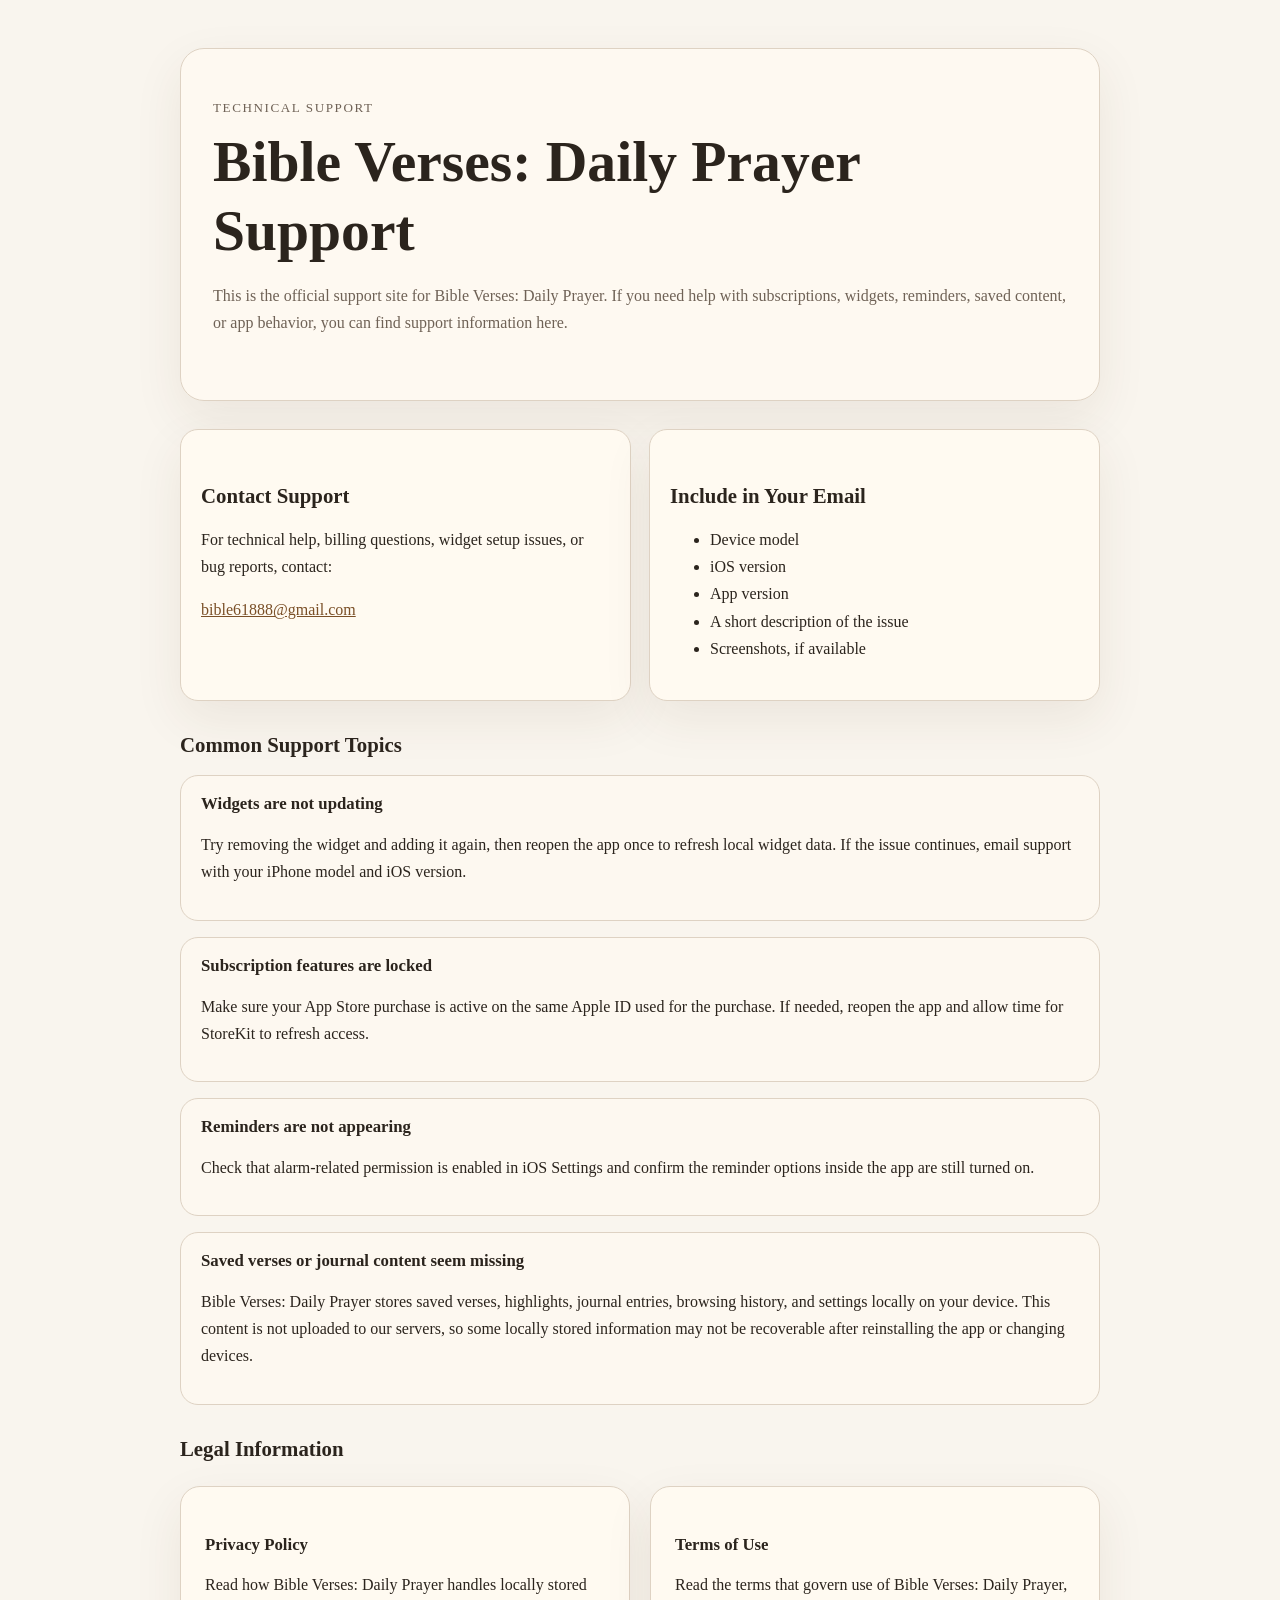
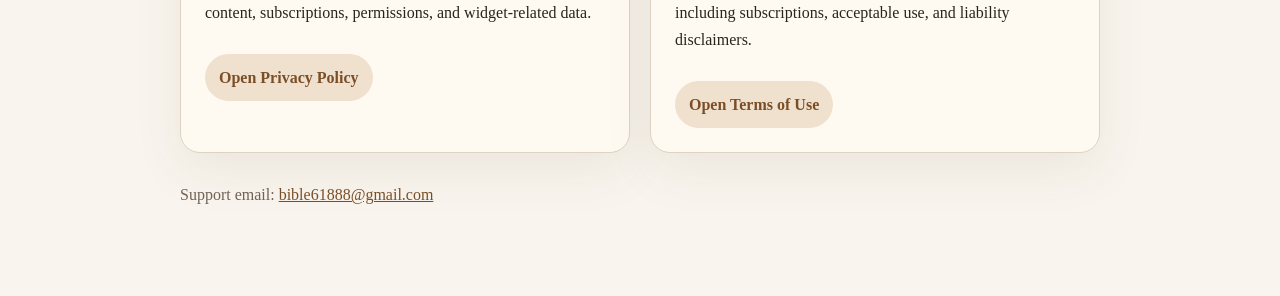
<file: index.html>
<!DOCTYPE html>
<html lang="en">
<head>
  <meta charset="UTF-8">
  <meta name="viewport" content="width=device-width, initial-scale=1.0">
  <title>Bible Verses: Daily Prayer Support</title>
  <meta name="description" content="Technical support for Bible Verses: Daily Prayer, including contact details, help information, privacy policy, and terms of use.">
  <link rel="stylesheet" href="styles.css">
</head>
<body>
  <main class="container">
    <section class="hero">
      <p class="eyebrow">Technical Support</p>
      <h1>Bible Verses: Daily Prayer Support</h1>
      <p class="lead">
        This is the official support site for Bible Verses: Daily Prayer. If you need help with subscriptions, widgets, reminders, saved content, or app behavior, you can find support information here.
      </p>
    </section>

    <section class="support-panel">
      <article class="support-card">
        <h2>Contact Support</h2>
        <p>
          For technical help, billing questions, widget setup issues, or bug reports, contact:
        </p>
        <p>
          <a href="mailto:bible61888@gmail.com">bible61888@gmail.com</a>
        </p>
      </article>

      <article class="support-card">
        <h2>Include in Your Email</h2>
        <ul>
          <li>Device model</li>
          <li>iOS version</li>
          <li>App version</li>
          <li>A short description of the issue</li>
          <li>Screenshots, if available</li>
        </ul>
      </article>
    </section>

    <section class="content-section">
      <h2>Common Support Topics</h2>
      <div class="faq-list">
        <article class="faq-item">
          <h3>Widgets are not updating</h3>
          <p>
            Try removing the widget and adding it again, then reopen the app once to refresh local widget data. If the issue continues, email support with your iPhone model and iOS version.
          </p>
        </article>

        <article class="faq-item">
          <h3>Subscription features are locked</h3>
          <p>
            Make sure your App Store purchase is active on the same Apple ID used for the purchase. If needed, reopen the app and allow time for StoreKit to refresh access.
          </p>
        </article>

        <article class="faq-item">
          <h3>Reminders are not appearing</h3>
          <p>
            Check that alarm-related permission is enabled in iOS Settings and confirm the reminder options inside the app are still turned on.
          </p>
        </article>

        <article class="faq-item">
          <h3>Saved verses or journal content seem missing</h3>
          <p>
            Bible Verses: Daily Prayer stores saved verses, highlights, journal entries, browsing history, and settings locally on your device. This content is not uploaded to our servers, so some locally stored information may not be recoverable after reinstalling the app or changing devices.
          </p>
        </article>
      </div>
    </section>

    <section class="content-section">
      <h2>Legal Information</h2>
      <div class="card-grid">
        <article class="card">
          <h3>Privacy Policy</h3>
          <p>Read how Bible Verses: Daily Prayer handles locally stored content, subscriptions, permissions, and widget-related data.</p>
          <a href="privacy-policy.html">Open Privacy Policy</a>
        </article>

        <article class="card">
          <h3>Terms of Use</h3>
          <p>Read the terms that govern use of Bible Verses: Daily Prayer, including subscriptions, acceptable use, and liability disclaimers.</p>
          <a href="terms.html">Open Terms of Use</a>
        </article>
      </div>
    </section>

    <section class="content-section footer-note">
      <p>
        Support email: <a href="mailto:bible61888@gmail.com">bible61888@gmail.com</a>
      </p>
    </section>
  </main>
</body>
</html>
</file>
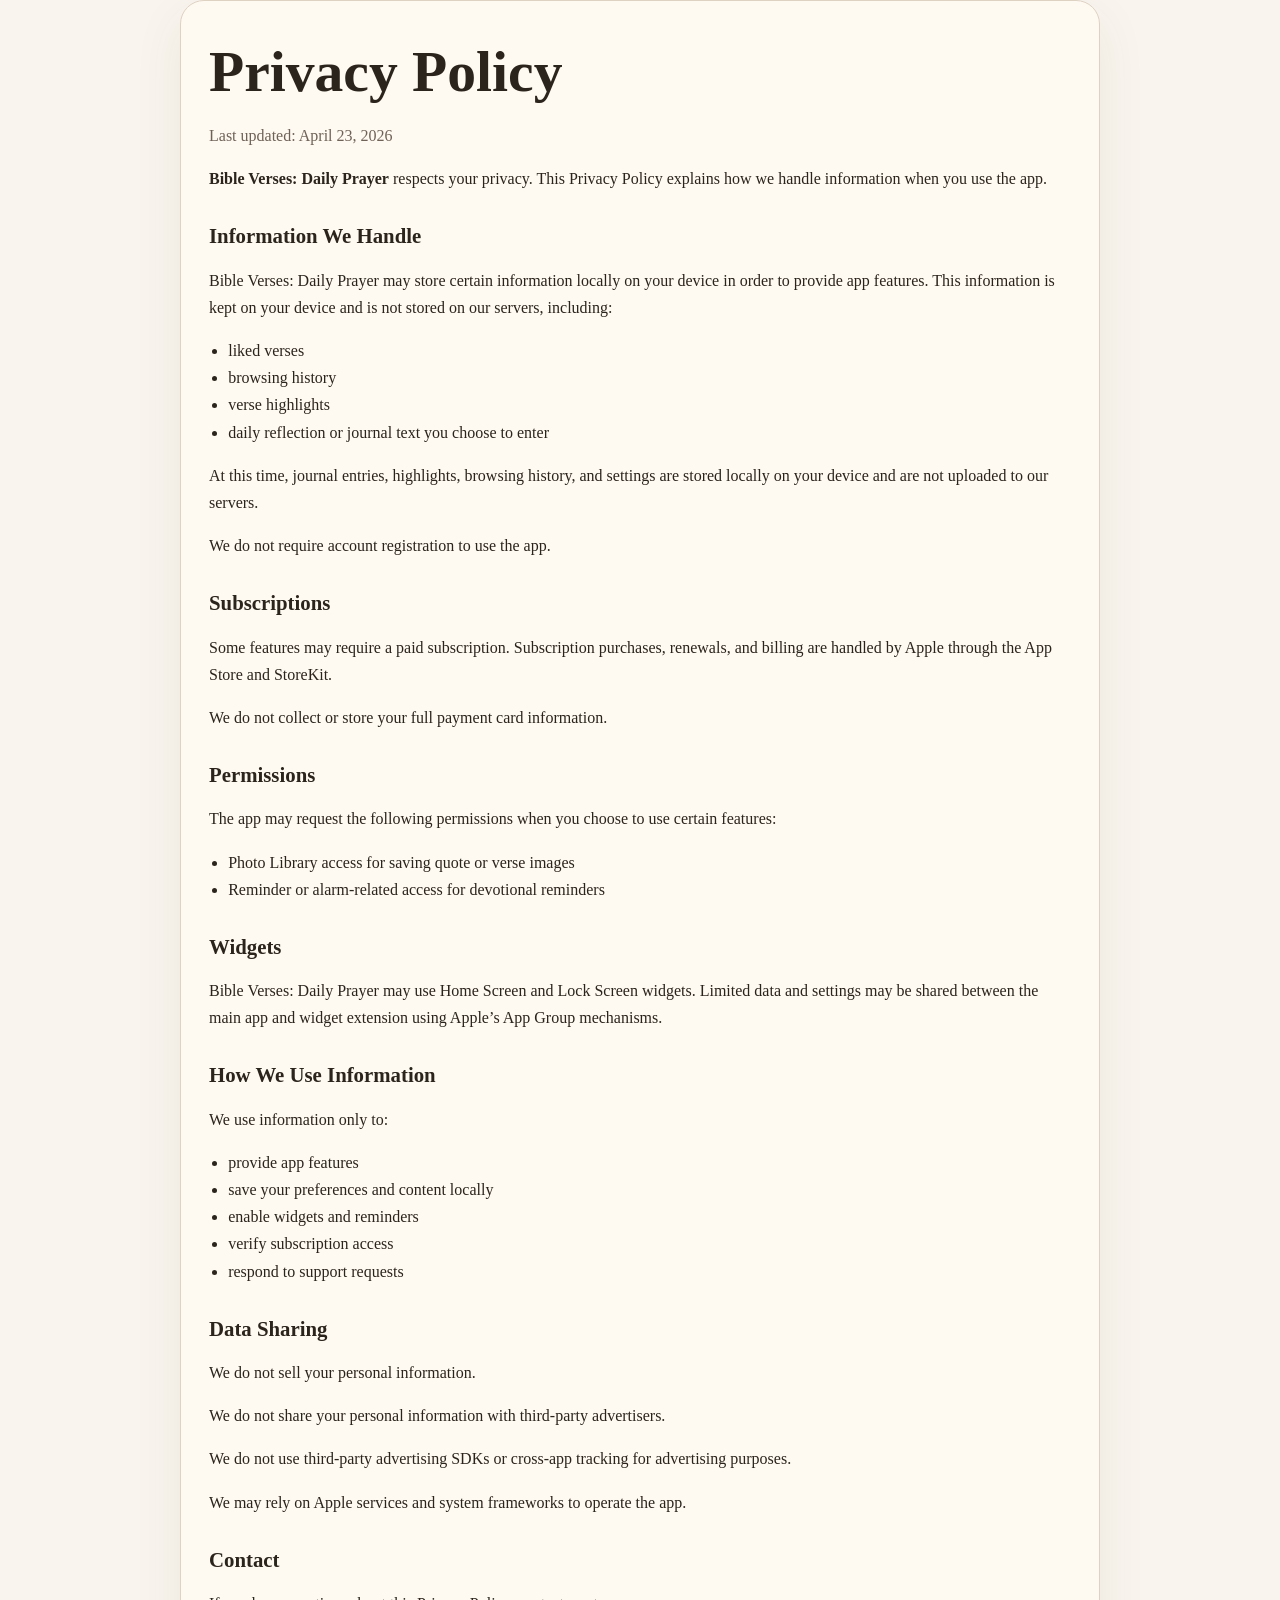
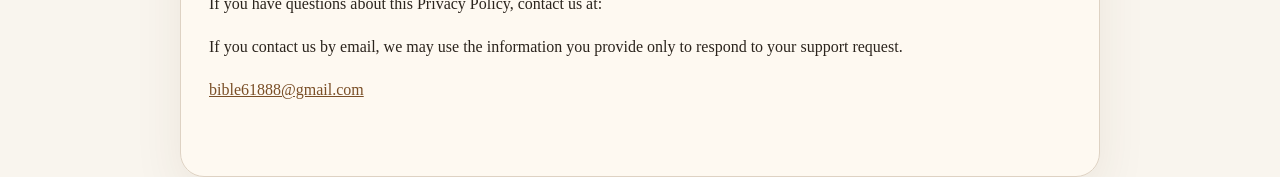
<file: privacy-policy.html>
<!DOCTYPE html>
<html lang="en">
<head>
  <meta charset="UTF-8">
  <meta name="viewport" content="width=device-width, initial-scale=1.0">
  <title>Bible Verses: Daily Prayer Privacy Policy</title>
  <meta name="description" content="Privacy Policy for Bible Verses: Daily Prayer.">
  <link rel="stylesheet" href="styles.css">
</head>
<body>
  <main class="container legal-page">
    <h1>Privacy Policy</h1>
    <p class="meta">Last updated: April 23, 2026</p>

    <p>
      <strong>Bible Verses: Daily Prayer</strong> respects your privacy. This Privacy Policy explains how we handle information when you use the app.
    </p>

    <h2>Information We Handle</h2>
    <p>
      Bible Verses: Daily Prayer may store certain information locally on your device in order to provide app features. This information is kept on your device and is not stored on our servers, including:
    </p>
    <ul>
      <li>liked verses</li>
      <li>browsing history</li>
      <li>verse highlights</li>
      <li>daily reflection or journal text you choose to enter</li>
    </ul>
    <p>
      At this time, journal entries, highlights, browsing history, and settings are stored locally on your device and are not uploaded to our servers.
    </p>
    <p>
      We do not require account registration to use the app.
    </p>

    <h2>Subscriptions</h2>
    <p>
      Some features may require a paid subscription. Subscription purchases, renewals, and billing are handled by Apple through the App Store and StoreKit.
    </p>
    <p>
      We do not collect or store your full payment card information.
    </p>

    <h2>Permissions</h2>
    <p>
      The app may request the following permissions when you choose to use certain features:
    </p>
    <ul>
      <li>Photo Library access for saving quote or verse images</li>
      <li>Reminder or alarm-related access for devotional reminders</li>
    </ul>

    <h2>Widgets</h2>
    <p>
      Bible Verses: Daily Prayer may use Home Screen and Lock Screen widgets. Limited data and settings may be shared between the main app and widget extension using Apple’s App Group mechanisms.
    </p>

    <h2>How We Use Information</h2>
    <p>
      We use information only to:
    </p>
    <ul>
      <li>provide app features</li>
      <li>save your preferences and content locally</li>
      <li>enable widgets and reminders</li>
      <li>verify subscription access</li>
      <li>respond to support requests</li>
    </ul>

    <h2>Data Sharing</h2>
    <p>
      We do not sell your personal information.
    </p>
    <p>
      We do not share your personal information with third-party advertisers.
    </p>
    <p>
      We do not use third-party advertising SDKs or cross-app tracking for advertising purposes.
    </p>
    <p>
      We may rely on Apple services and system frameworks to operate the app.
    </p>

    <h2>Contact</h2>
    <p>
      If you have questions about this Privacy Policy, contact us at:
    </p>
    <p>
      If you contact us by email, we may use the information you provide only to respond to your support request.
    </p>
    <p>
      <a href="mailto:bible61888@gmail.com">bible61888@gmail.com</a>
    </p>
  </main>
</body>
</html>
</file>
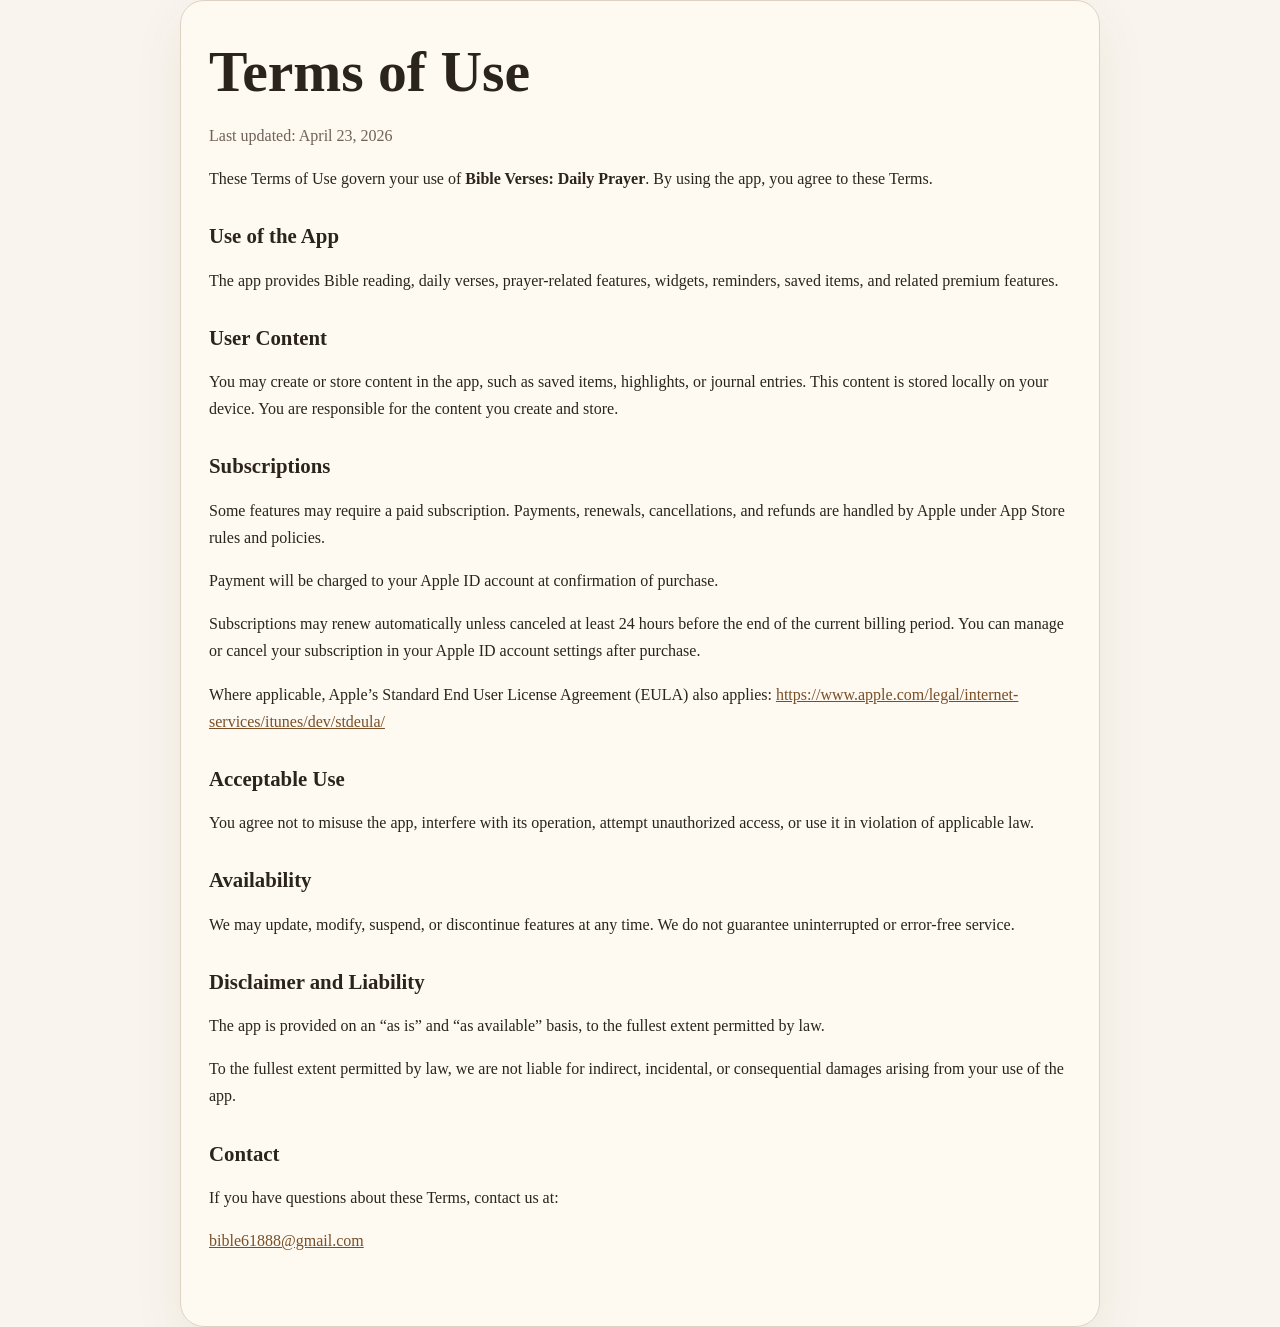
<file: terms.html>
<!DOCTYPE html>
<html lang="en">
<head>
  <meta charset="UTF-8">
  <meta name="viewport" content="width=device-width, initial-scale=1.0">
  <title>Bible Verses: Daily Prayer Terms of Use</title>
  <meta name="description" content="Terms of Use for Bible Verses: Daily Prayer.">
  <link rel="stylesheet" href="styles.css">
</head>
<body>
  <main class="container legal-page">
    <h1>Terms of Use</h1>
    <p class="meta">Last updated: April 23, 2026</p>

    <p>
      These Terms of Use govern your use of <strong>Bible Verses: Daily Prayer</strong>. By using the app, you agree to these Terms.
    </p>

    <h2>Use of the App</h2>
    <p>
      The app provides Bible reading, daily verses, prayer-related features, widgets, reminders, saved items, and related premium features.
    </p>

    <h2>User Content</h2>
    <p>
      You may create or store content in the app, such as saved items, highlights, or journal entries. This content is stored locally on your device. You are responsible for the content you create and store.
    </p>

    <h2>Subscriptions</h2>
    <p>
      Some features may require a paid subscription. Payments, renewals, cancellations, and refunds are handled by Apple under App Store rules and policies.
    </p>
    <p>
      Payment will be charged to your Apple ID account at confirmation of purchase.
    </p>
    <p>
      Subscriptions may renew automatically unless canceled at least 24 hours before the end of the current billing period. You can manage or cancel your subscription in your Apple ID account settings after purchase.
    </p>
    <p>
      Where applicable, Apple’s Standard End User License Agreement (EULA) also applies:
      <a href="https://www.apple.com/legal/internet-services/itunes/dev/stdeula/">https://www.apple.com/legal/internet-services/itunes/dev/stdeula/</a>
    </p>

    <h2>Acceptable Use</h2>
    <p>
      You agree not to misuse the app, interfere with its operation, attempt unauthorized access, or use it in violation of applicable law.
    </p>

    <h2>Availability</h2>
    <p>
      We may update, modify, suspend, or discontinue features at any time. We do not guarantee uninterrupted or error-free service.
    </p>

    <h2>Disclaimer and Liability</h2>
    <p>
      The app is provided on an “as is” and “as available” basis, to the fullest extent permitted by law.
    </p>
    <p>
      To the fullest extent permitted by law, we are not liable for indirect, incidental, or consequential damages arising from your use of the app.
    </p>

    <h2>Contact</h2>
    <p>
      If you have questions about these Terms, contact us at:
    </p>
    <p>
      <a href="mailto:bible61888@gmail.com">bible61888@gmail.com</a>
    </p>
  </main>
</body>
</html>
</file>
<file: styles.css>
:root {
  --bg: #f6f1e8;
  --paper: #fffaf1;
  --text: #2b241d;
  --muted: #6f6256;
  --line: #ded2c3;
  --accent: #7a4f27;
  --accent-soft: #f0e1cf;
  --shadow: 0 18px 50px rgba(78, 52, 24, 0.08);
}

* {
  box-sizing: border-box;
}

body {
  margin: 0;
  font-family: "Georgia", "Times New Roman", serif;
  color: var(--text);
  background: #f9f5ee;
  line-height: 1.7;
}

a {
  color: var(--accent);
}

.container {
  width: min(920px, calc(100% - 32px));
  margin: 0 auto;
  padding: 48px 0 72px;
}

.hero,
.legal-page {
  background: rgba(255, 250, 241, 0.92);
  border: 1px solid var(--line);
  border-radius: 24px;
  box-shadow: var(--shadow);
}

.hero {
  padding: 48px 32px;
}

.eyebrow {
  margin: 0 0 8px;
  color: var(--muted);
  letter-spacing: 0.12em;
  text-transform: uppercase;
  font-size: 0.82rem;
}

h1,
h2,
h3 {
  line-height: 1.2;
}

h1 {
  margin: 0 0 12px;
  font-size: clamp(2.2rem, 5vw, 3.6rem);
}

h2 {
  margin-top: 32px;
  font-size: 1.3rem;
}

h3 {
  margin-top: 24px;
  font-size: 1.05rem;
}

.lead,
.meta {
  color: var(--muted);
}

.card-grid {
  display: grid;
  grid-template-columns: repeat(auto-fit, minmax(220px, 1fr));
  gap: 20px;
  margin-top: 24px;
}

.content-section {
  margin-top: 28px;
}

.card {
  background: var(--paper);
  border: 1px solid var(--line);
  border-radius: 20px;
  padding: 24px;
  box-shadow: var(--shadow);
}

.card a {
  display: inline-block;
  margin-top: 12px;
  padding: 10px 14px;
  background: var(--accent-soft);
  border-radius: 999px;
  text-decoration: none;
  font-weight: 600;
}

.legal-page {
  padding: 36px 28px 56px;
}

.legal-page ul {
  padding-left: 1.2rem;
}

.support-panel {
  display: grid;
  grid-template-columns: repeat(auto-fit, minmax(240px, 1fr));
  gap: 18px;
  margin: 28px 0 12px;
}

.support-card {
  background: var(--paper);
  border: 1px solid var(--line);
  border-radius: 18px;
  padding: 22px 20px;
  box-shadow: var(--shadow);
}

.faq-list {
  display: grid;
  gap: 16px;
  margin-top: 16px;
}

.faq-item {
  background: rgba(255, 250, 241, 0.72);
  border: 1px solid var(--line);
  border-radius: 18px;
  padding: 18px 20px;
}

.faq-item h3 {
  margin-top: 0;
}

.footer-note {
  color: var(--muted);
}

@media (max-width: 640px) {
  .hero {
    padding: 36px 24px;
  }

  .legal-page {
    padding: 28px 20px 42px;
  }
}
</file>
